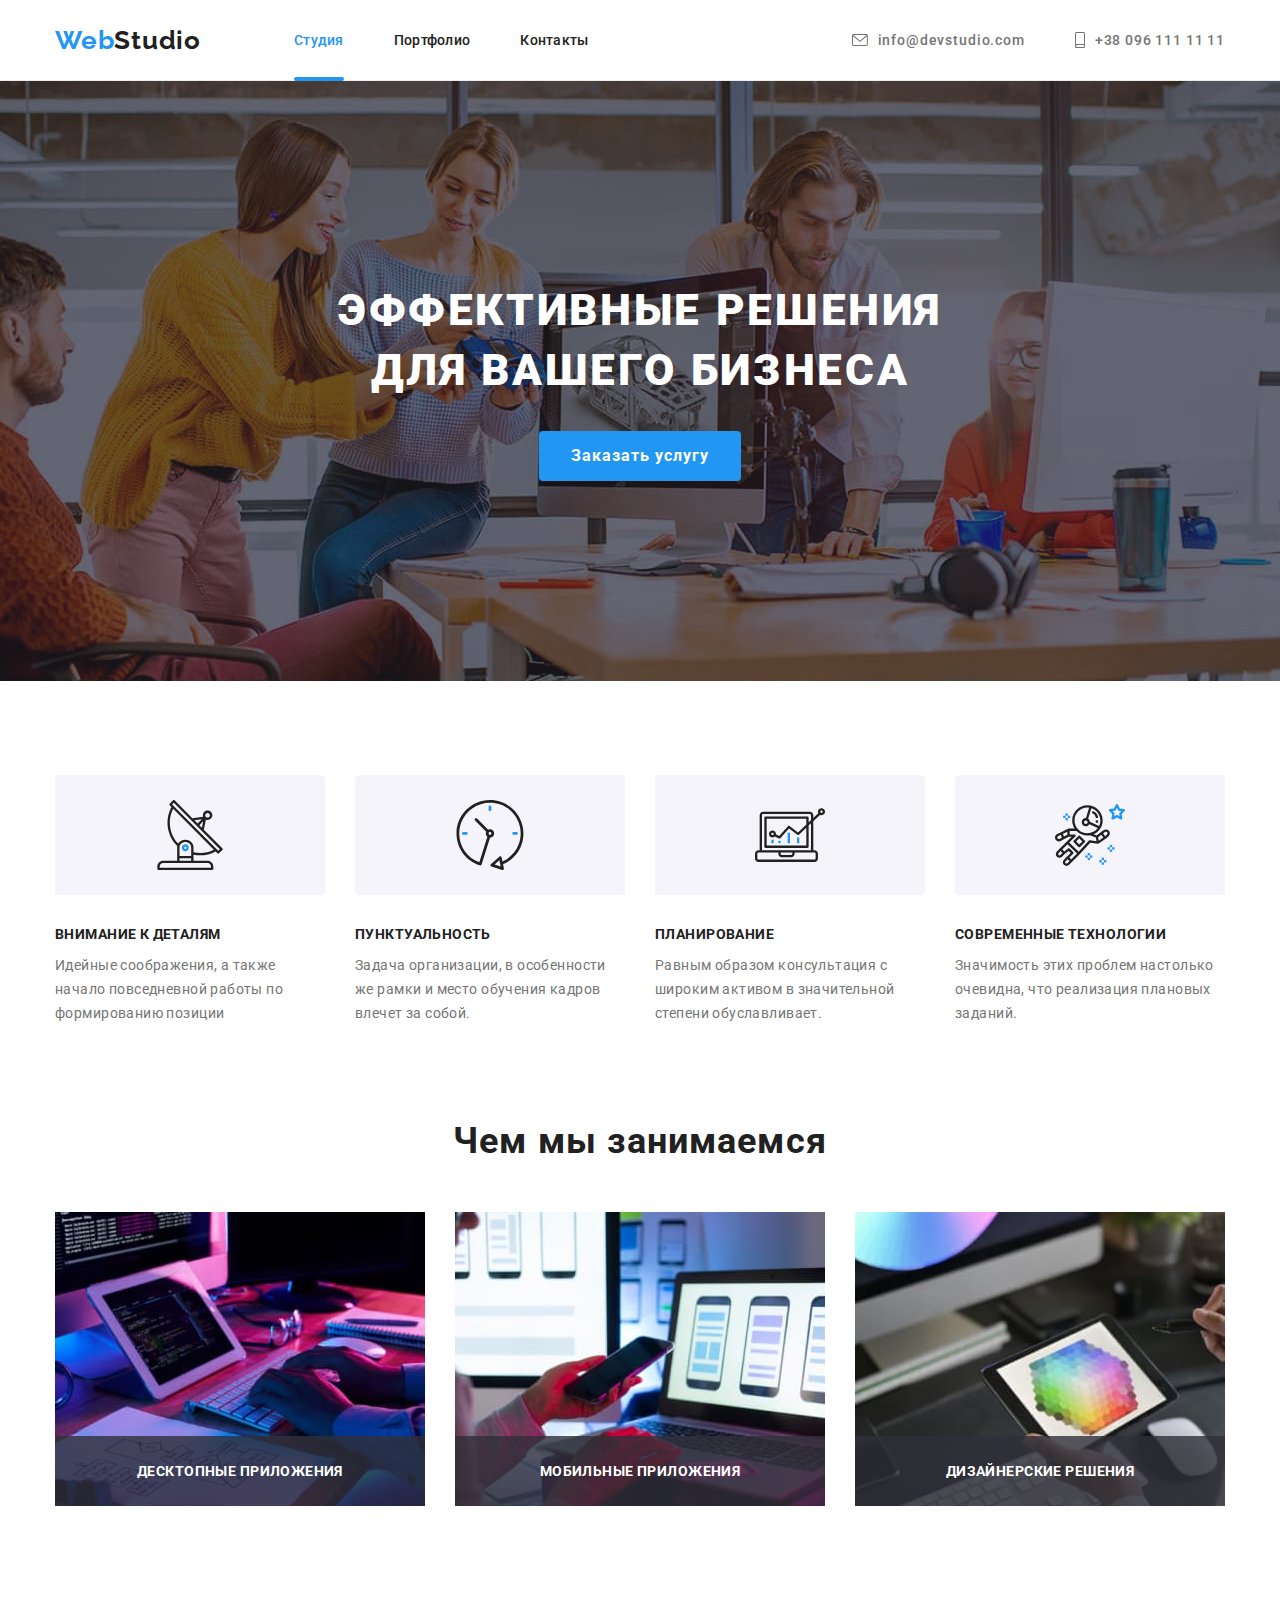
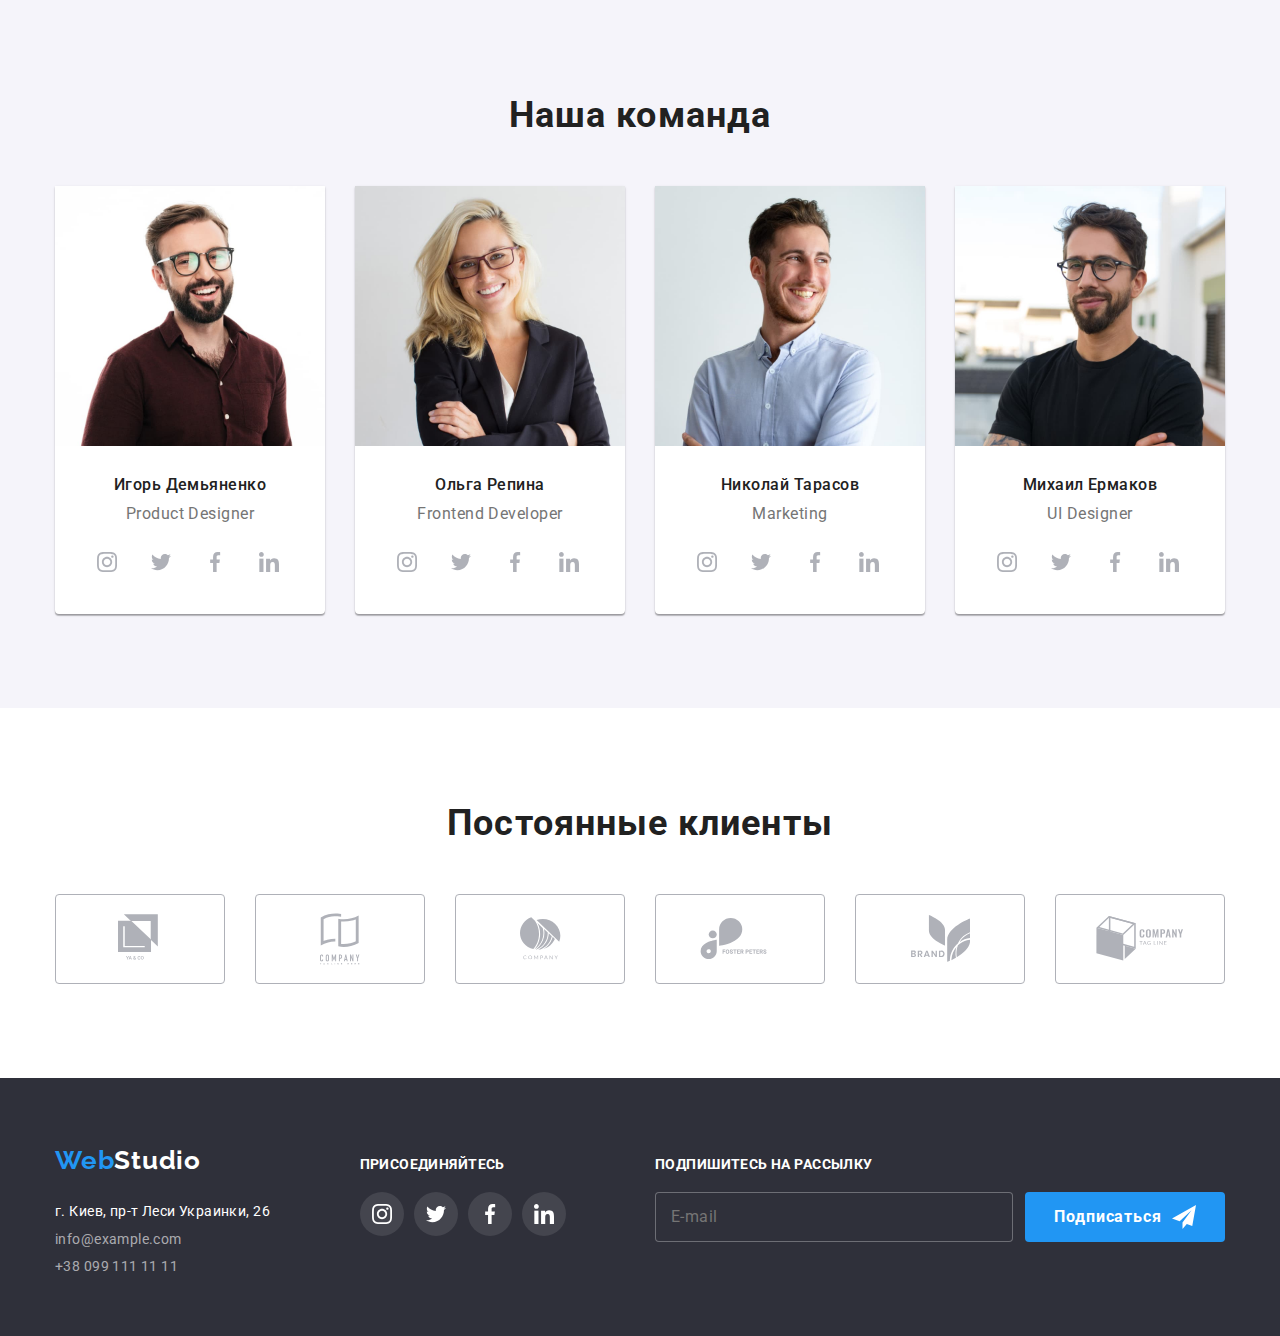
<file: index.html>
<!DOCTYPE html>
<html lang="ru">
<head>
    <meta charset="UTF-8">
    <meta name="viewport" content="width=device-width, initial-scale=1.0">
    <title>Студия</title>
    <link rel="stylesheet" href="./css/modern-normalize.css">
    <link rel="stylesheet" href="./css/styles.css">
    <link rel="preconnect" href="https://fonts.gstatic.com">
    <link href="https://fonts.googleapis.com/css2?family=Raleway:wght@700&family=Roboto:wght@400;500;700;900&display=swap"
        rel="stylesheet">
</head>
<body>
    <!--Шапка сайта-->
    <header class="page-header">
        <div class="container">
            
        <nav class="nav">
            <a class="logo" href=""><span class="accent">Web</span>Studio</a>
            
            <ul class="site-nav">
                <li><a class="current" href="./index.html">Студия</a></li>
                <li><a href="./portfolio.html">Портфолио</a></li>
                <li><a href="">Контакты</a></li>
            </ul>
        </nav>
            
            <ul class="contact-info">
                <li> 
                    <a href="mailto:info@devstudio.com">
                        <svg class="contact-icon" width="16" height="12">
                            <use href="./imeges/symbol-defs.svg#mail"></use>
                        </svg>info@devstudio.com</a> 
                </li>

                <li> 
                    <a href="tel:+380961111111">
                        <svg class="contact-icon" width="10" height="16">
                            <use href="./imeges/symbol-defs.svg#tel"></use>
                        </svg>+38 096 111 11 11</a> 
                </li>
            </ul>

        </div>
            
    </header>
        
<main>
    <!--Герой-->
    <section class="hero">

        <div class="container">
            <h1>Эффективные решения для вашего бизнеса</h1>
            <button data-modal-open>Заказать услугу</button>
        </div>
        
    </section>
        
    <!--Наши преимущества-->
    <section class="advant">
        <!-- <h2>Наши преимущества</h2> -->
        <div class="container">
            <ul>
                <li>
                    <div class="advant-icon">
                        <svg width="70" height="70">
                            <use href="./imeges/symbol-defs.svg#antenna"></use>
                        </svg>
                    </div>
                    <h3>Внимание к деталям</h3>
                    <p>Идейные соображения, а также начало повседневной работы по формированию позиции</p>
                </li>
            
                <li>
                    <div class="advant-icon">
                        <svg width="70" height="70">
                            <use href="./imeges/symbol-defs.svg#clock"></use>
                        </svg>
                    </div>
                    <h3>Пунктуальность</h3>
                    <P>Задача организации, в особенности же рамки и место обучения кадров влечет за собой.</P>
                </li>
            
                <li>
                    <div class="advant-icon">
                        <svg width="70" height="70">
                            <use href="./imeges/symbol-defs.svg#diagram"></use>
                        </svg>
                    </div>
                    <h3>Планирование</h3>
                    <P>Равным образом консультация с широким активом в значительной степени обуславливает.</P>
                </li>
            
                <li>
                    <div class="advant-icon">
                        <svg width="70" height="70">
                            <use href="./imeges/symbol-defs.svg#astronaut"></use>
                        </svg>
                    </div>
                    <h3>Современные технологии</h3>
                    <p>Значимость этих проблем настолько очевидна, что реализация плановых заданий.</p>
                </li>
            </ul>
        </div>
                
    </section>

    <!--Чем мы занимаемся-->
    <section class="working">
        <div class="container">
            <h2>Чем мы занимаемся</h2>
            
            <ul>
                <li>
                    <img src="./imeges/write-code.jpg" alt="Набираем код" width="370">
                    <p class="work-text">Десктопные приложения</p>
                </li>
            
                <li>
                    <img src="./imeges/device-synchron.jpg" alt="Синхронизируем данные с разными устройствами" width="370">
                    <p class="work-text">Мобильные приложения</p>
                </li>
            
                <li>
                    <img src="./imeges/color-matching.jpg" alt="Подбираем цвета" width="370">
                    <p class="work-text">Дизайнерские решения</p>
                </li>
            </ul>
        </div>        
    </section>
    
    <!--Наша команда-->
    <section class="team">
        <div class="container">

            <h2>Наша команда</h2>
            
            <ul class="comand">
            
                <li class="team-tumb">
                    <img src="./imeges/demyanenko.jpg" alt="Фото Игоря Демьяненко" >
                    
                    <div class="cart-team">
                        <h3>Игорь Демьяненко</h3>
                        <p>Product Designer</p>

                        <ul class="seti-team">
                            <li>
                                <a class="team-link" href="">
                                    <svg class="icon" wigth="20px" height="20px">
                                        <use href="./imeges/symbol-defs.svg#instagram"></use>
                                    </svg>
                                </a>
                            </li>
                            
                            <li>
                                <a class="team-link" href="">
                                    <svg class="icon" wigth="20px" height="20px">
                                        <use href="./imeges/symbol-defs.svg#twitter"></use>
                                    </svg>
                                </a>
                            </li>

                            <li>
                                <a class="team-link" href="">
                                    <svg class="icon" wigth="20px" height="20px">
                                        <use href="./imeges/symbol-defs.svg#facebook"></use>
                                    </svg>
                                </a>
                            </li>

                            <li>
                                <a class="team-link" href="">
                                    <svg class="icon" wigth="20px" height="20px">
                                        <use href="./imeges/symbol-defs.svg#linkedin"></use>
                                    </svg>
                                </a>
                            </li>

                        </ul>
                    </div>                
                </li>
            
                <li class="team-tumb">
                    <img src="./imeges/repina.jpg" alt="Фото Ольги Репиной">
                    
                    <div class="cart-team">
                        <h3>Ольга Репина</h3>
                        <p>Frontend Developer</p>

                        <ul class="seti-team">
                            <li>
                                <a class="team-link" href="">
                                    <svg class="icon" wigth="20px" height="20px">
                                        <use href="./imeges/symbol-defs.svg#instagram"></use>
                                    </svg>
                                </a>
                            </li>
                        
                            <li>
                                <a class="team-link" href="">
                                    <svg class="icon" wigth="20px" height="20px">
                                        <use href="./imeges/symbol-defs.svg#twitter"></use>
                                    </svg>
                                </a>
                            </li>
                        
                            <li>
                                <a class="team-link" href="">
                                    <svg class="icon" wigth="20px" height="20px">
                                        <use href="./imeges/symbol-defs.svg#facebook"></use>
                                    </svg>
                                </a>
                            </li>
                        
                            <li>
                                <a class="team-link" href="">
                                    <svg class="icon" wigth="20px" height="20px">
                                        <use href="./imeges/symbol-defs.svg#linkedin"></use>
                                    </svg>
                                </a>
                            </li>
                        
                        </ul>
                    </div>
                </li>
            
                <li class="team-tumb">
                    <img src="./imeges/tarasov.jpg" alt="Фото Николая Тарасова">
                    
                    <div class="cart-team">
                        <h3>Николай Тарасов</h3>
                        <p>Marketing</p>

                        <ul class="seti-team">
                            <li>
                                <a class="team-link" href="">
                                    <svg class="icon" wigth="20px" height="20px">
                                        <use href="./imeges/symbol-defs.svg#instagram"></use>
                                    </svg>
                                </a>
                            </li>
                        
                            <li>
                                <a class="team-link" href="">
                                    <svg class="icon" wigth="20px" height="20px">
                                        <use href="./imeges/symbol-defs.svg#twitter"></use>
                                    </svg>
                                </a>
                            </li>
                        
                            <li>
                                <a class="team-link" href="">
                                    <svg class="icon" wigth="20px" height="20px">
                                        <use href="./imeges/symbol-defs.svg#facebook"></use>
                                    </svg>
                                </a>
                            </li>
                        
                            <li>
                                <a class="team-link" href="">
                                    <svg class="icon" wigth="20px" height="20px">
                                        <use href="./imeges/symbol-defs.svg#linkedin"></use>
                                    </svg>
                                </a>
                            </li>
                        
                        </ul>
                    </div>
                </li>
            
                <li class="team-tumb">
                    <img src="./imeges/ermakov.jpg" alt="Фото Михаила Ермакова">
                    
                    <div class="cart-team">
                        <h3>Михаил Ермаков</h3>
                        <p>UI Designer</p>

                        <ul class="seti-team">
                            <li>
                                <a class="team-link" href="">
                                    <svg class="icon" wigth="20px" height="20px">
                                        <use href="./imeges/symbol-defs.svg#instagram"></use>
                                    </svg>
                                </a>
                            </li>
                        
                            <li>
                                <a class="team-link" href="">
                                    <svg class="icon" wigth="20px" height="20px">
                                        <use href="./imeges/symbol-defs.svg#twitter"></use>
                                    </svg>
                                </a>
                            </li>
                        
                            <li>
                                <a class="team-link" href="">
                                    <svg class="icon" wigth="20px" height="20px">
                                        <use href="./imeges/symbol-defs.svg#facebook"></use>
                                    </svg>
                                </a>
                            </li>
                        
                            <li>
                                <a class="team-link" href="">
                                    <svg class="icon" wigth="20px" height="20px">
                                        <use href="./imeges/symbol-defs.svg#linkedin"></use>
                                    </svg>
                                </a>
                            </li>
                        
                        </ul>
                    </div>
                </li>
            
            </ul>

        </div>                
    </section>

    <!-- Секция Наши постаянные клиенты -->
    <section class="clients">
        <div class="container">
            <h2>Постоянные клиенты</h2>
            <ul class="client-icon">
                <li>
                    <a class="client-link" href="">
                        <svg width="44" height="49">
                            <use href="./imeges/symbol-defs.svg#logo-1"></use>
                        </svg>
                    </a>
                </li>
                
                <li>
                    <a class="client-link" href="">
                        <svg width="40" height="52">
                            <use href="./imeges/symbol-defs.svg#logo-2"></use>
                        </svg>
                    </a>
                </li>

                <li>
                    <a class="client-link" href="">
                        <svg width="41" height="43">
                            <use href="./imeges/symbol-defs.svg#logo-3"></use>
                        </svg>
                    </a>
                </li>

                <li>
                    <a class="client-link" href="">
                        <svg width="80" height="42">
                            <use href="./imeges/symbol-defs.svg#logo-4"></use>
                        </svg>
                    </a>
                </li>

                <li>
                    <a class="client-link" href="">
                        <svg width="59" height="47">
                            <use href="./imeges/symbol-defs.svg#logo-5"></use>
                        </svg>
                    </a>
                </li>

                <li>
                    <a class="client-link" href="">
                        <svg width="88" height="45">
                            <use href="./imeges/symbol-defs.svg#logo-6"></use>
                        </svg>
                    </a>
                </li>

            </ul>
        </div>
    </section>
  </main>
    
    <!--Футер-->
    <footer class="footer">
        <div class="container">
    
            <div class="footer-contacts">
                <a class="logo" href=""><span class="accent">Web</span>Studio</a>
    
                <address class="contacts">
                    <ul class="contacts-info">
                        <li class="location"><a>г. Киев, пр-т Леси Украинки, 26</a></li>
                        <li class="mail-tel"><a class="mail" href="meilto:info@example.com">info@example.com</a></li>
                        <li class="mail-tel"><a class="tel" href="tel:+380991111111">+38 099 111 11 11</a></li>
                    </ul>
    
                </address>
            </div>
    
            <div class="footer-seti">
                <p>Присоединяйтесь</p>
    
                <ul>
                    <li>
                        <a class="seti-link" href="">
                            <svg class="icon" wigth="20px" height="20px">
                                <use href="./imeges/symbol-defs.svg#instagram"></use>
                            </svg>
                        </a>
                    </li>
    
                    <li>
                        <a class="seti-link" href="">
                            <svg class="icon" wigth="20px" height="20px">
                                <use href="./imeges/symbol-defs.svg#twitter"></use>
                            </svg>
                        </a>
                    </li>
    
                    <li>
                        <a class="seti-link" href="">
                            <svg class="icon" wigth="20px" height="20px">
                                <use href="./imeges/symbol-defs.svg#facebook"></use>
                            </svg>
                        </a>
                    </li>
    
                    <li>
                        <a class="seti-link" href="">
                            <svg class="icon" wigth="20px" height="20px">
                                <use href="./imeges/symbol-defs.svg#linkedin"></use>
                            </svg>
                        </a>
                    </li>
                </ul>
            </div>
    
            <div class="subscribe">
                <p class="subscribe-text">Подпишитесь на рассылку</p>
    
                <form class="subscribe-form">
                    <input type="email" name="studia" id="my-mail" placeholder="E-mail">
    
                    <button type="submit" class="btn-subscribe">
                        Подписаться
                        <svg class="subscribe-btn-icon">
                            <use href="./imeges/symbol-defs.svg#telega"></use>
                        </svg>
                    </button>
    
                </form>
            </div>
    
        </div>
    
    </footer>

    <div class="backdrop is-hidden" data-modal>
        <div class="modal">
            <button class="btn-close">
                <svg data-modal-close class="modal-icon-close" wigth="18px" height="18px">
                    <use href="./imeges/symbol-defs.svg#close-modal"></use>
                </svg>
            </button>

            <form class="form">                
                <p class="field-header">Оставьте свои данные, мы вам перезвоним</p>
                <div class="form-group">
                    <label for="my-name">Имя</label>
                    <div class="form-tumb">
                        <input type="text" name="studia" id="my-name">
                        <svg class="modal-icon" wigth="12px" height="12px">
                            <use href="./imeges/symbol-defs.svg#modal-name"></use>
                        </svg>
                    </div>
                </div>
    
                <div class="form-group">
                    <label for="my-tel">Телефон</label>
                    <div class="form-tumb">
                        <input type="tel" name="studia" id="my-tel">
                        <svg class="modal-icon" wigth="13px" height="13px">
                            <use href="./imeges/symbol-defs.svg#modal-tel"></use>
                        </svg>
                    </div>
                </div>
    
                <div class="form-group">
                    <label for="my-email">Почта</label>
                    <div class="form-tumb">
                        <input type="email" name="studia" id="my-email">
                        <svg class="modal-icon" wigth="15px" height="12px">
                            <use href="./imeges/symbol-defs.svg#modal-mail"></use>
                        </svg>
                    </div>
                </div>
    
                <div class="form-group">
                    <label for="my-comment">Комментарий</label>
                    <textarea name="studia" id="my-comment" rows="10" placeholder="Введите текст"></textarea>
                </div>
    
                <div class="form-group-police">
                    <label class="check-label" for="contract">
                        <input class="check-input" type="checkbox" name="studia" id="contract">
    
                        <svg class="check-icon" width="16" height="15">
                            <use href="./imeges/symbol-defs.svg#icon-check"></use>
                        </svg>
    
                        Соглашаюсь с рассылкой и принимаю <a href="" class="police-link">Условия договора</a>
                    </label>
                </div>
    
                <button type="submit" class="btn-send">Отправить</button>
            </form>
        </div>
    </div>

    <script src="./js/modal.js"></script>
    </body>
</html>
</file>
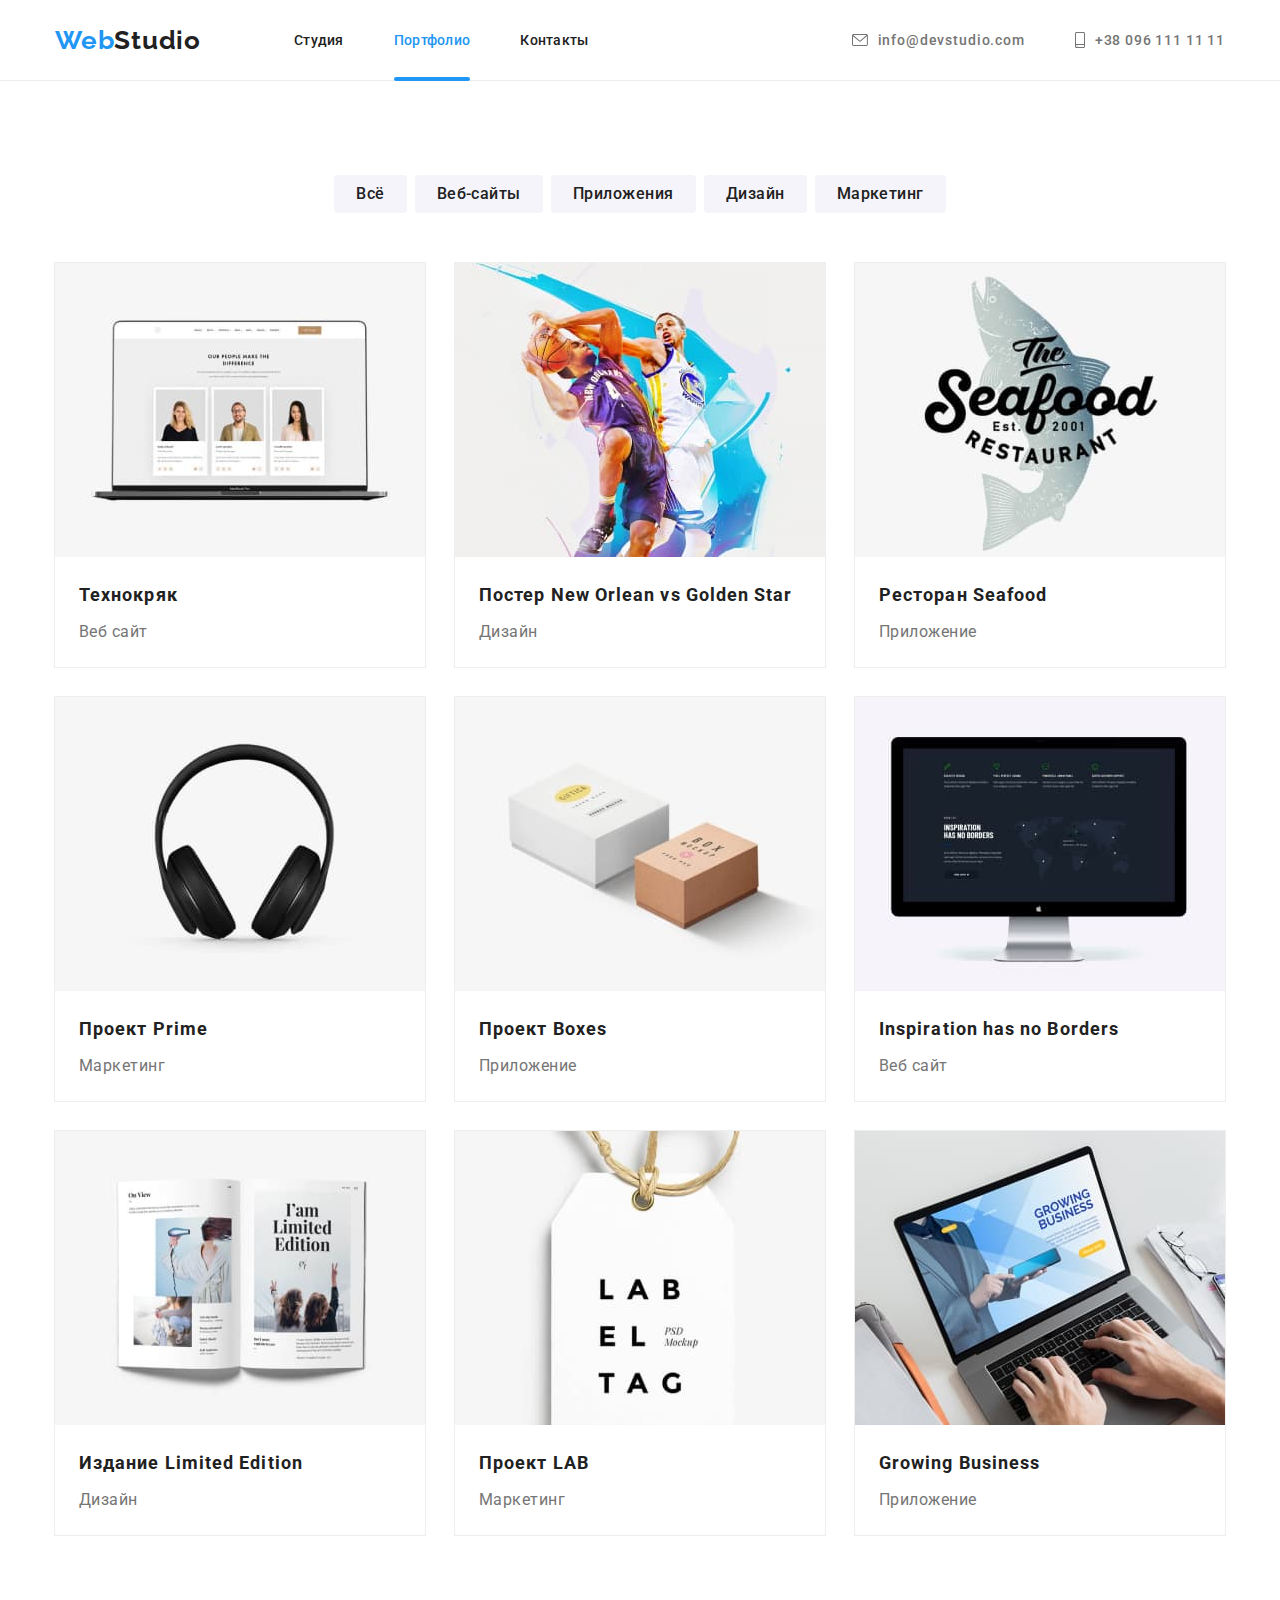
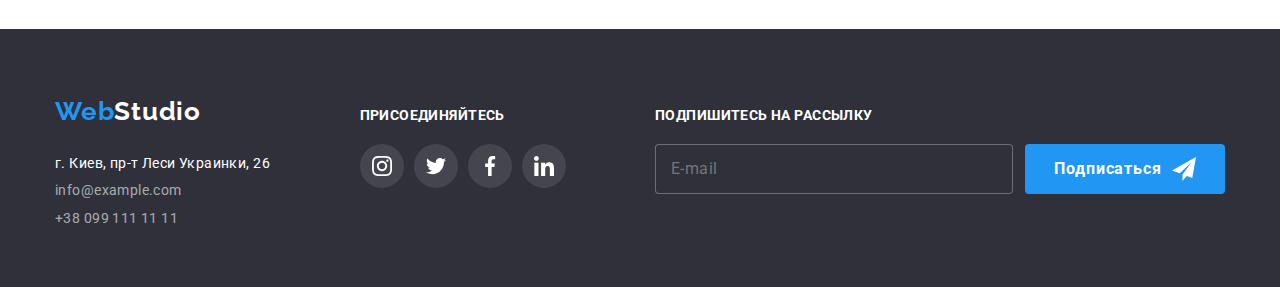
<file: portfolio.html>
<!DOCTYPE html>
<html lang="en">
<head>
    <meta charset="UTF-8">
    <meta http-equiv="X-UA-Compatible" content="IE=edge">
    <meta name="viewport" content="width=device-width, initial-scale=1.0">
    <title>Портфолио</title>
    <link rel="stylesheet" href="./css/modern-normalize.css">
    <link rel="stylesheet" href="./css/styles.css">
    <link rel="preconnect" href="https://fonts.gstatic.com">
    <link href="https://fonts.googleapis.com/css2?family=Raleway:wght@700&family=Roboto:wght@400;500;700;900&display=swap"
        rel="stylesheet">
</head>
<body>
    <!--Шапка сайта-->
    <header class="page-header">
        <div class="container">
        
            <nav class="nav">
                <a class="logo" href=""><span class="accent">Web</span>Studio</a>
        
                <ul class="site-nav">
                    <li><a href="./index.html">Студия</a></li>
                    <li><a class="current" href="./portfolio.html">Портфолио</a></li>
                    <li><a href="">Контакты</a></li>
                </ul>
            </nav>
        
            <ul class="contact-info">
                <li>
                    <a href="mailto:info@devstudio.com">
                        <svg class="contact-icon" width="16" height="12">
                            <use href="./imeges/symbol-defs.svg#mail"></use>
                        </svg>info@devstudio.com</a>
                </li>
        
                <li>
                    <a href="tel:+380961111111">
                        <svg class="contact-icon" width="10" height="16">
                            <use href="./imeges/symbol-defs.svg#tel"></use>
                        </svg>+38 096 111 11 11</a>
                </li>
            </ul>
        
        </div>
    
    </header>
    
    <main>
        <section class="portfolio">
            <!-- <h1> Портфолио работ </h1> -->
            <div class="container">
                <ul class="nav-examples">
                    <li> <button>Всё</button> </li>
                    <li> <button>Веб-сайты</button> </li>
                    <li> <button>Приложения</button> </li>
                    <li> <button>Дизайн</button> </li>
                    <li> <button>Маркетинг</button> </li>
                </ul>
            
                <ul class="examples">
                    <li>
                        <a class="examples-link" href="">
                            <div class="imeg-tumb">
                                <img src="./imeges/technocruck.jpg" alt="ноутбук с открытыми веб-сайтом">
                                <div class="examples-tumb-text">
                                    <p>Технокряк это современная площадка распространения коронавируса. Компании используют эту платформу для цифрового
                                    шпионажа и атак на защищённые сервера конкурентов.</p>
                                </div>
                            </div>
                            <div class="examples-text">
                                <h2> Технокряк </h2>
                                <p> Веб сайт </p>
                            </div>
                        </a>
                    </li>
            
                    <li>
                        <a class="examples-link" href="">
                            <div class="imeg-tumb">
                                <img src="./imeges/basketball.jpg" alt="игра в баскетбол">
                                <div class="examples-tumb-text">
                                    <p>Технокряк это современная площадка распространения коронавируса. Компании используют эту платформу для цифрового
                                        шпионажа и атак на защищённые сервера конкурентов.</p>
                                </div>
                            </div>
                            <div class="examples-text">
                                <h2> Постер New Orlean vs Golden Star </h2>
                                <p> Дизайн </p>
                            </div>
                        </a>
                    </li>
            
                    <li>
                        <a class="examples-link" href="">
                            <div class="imeg-tumb">
                                <img src="./imeges/fish.jpg" alt="эмблема ресторана seafood с рыбой">
                                <div class="examples-tumb-text">
                                    <p>Технокряк это современная площадка распространения коронавируса. Компании используют эту платформу для цифрового
                                        шпионажа и атак на защищённые сервера конкурентов.</p>
                                </div>
                            </div>
                            <div class="examples-text">
                                <h2> Ресторан Seafood </h2>
                                <p> Приложение </p>
                            </div>
                        </a>
                    </li>
            
                    <li>
                        <a class="examples-link" href="">
                            <div class="imeg-tumb">
                                <img src="./imeges/headphones.jpg" alt="фото наушников">
                                <div class="examples-tumb-text">
                                    <p>Технокряк это современная площадка распространения коронавируса. Компании используют эту платформу для цифрового
                                        шпионажа и атак на защищённые сервера конкурентов.</p>
                                </div>
                            </div>
                            <div class="examples-text">
                                <h2> Проект Prime </h2>
                                <p> Маркетинг </p>
                            </div>
                        </a>
                    </li>
            
                    <li>
                        <a class="examples-link" href="">
                            <div class="imeg-tumb">
                                <img src="./imeges/boxed.jpg" alt="коробочки">
                                <div class="examples-tumb-text">
                                    <p>Технокряк это современная площадка распространения коронавируса. Компании используют эту платформу для цифрового
                                        шпионажа и атак на защищённые сервера конкурентов.</p>
                                </div>
                            </div>
                            <div class="examples-text">
                                <h2> Проект Boxes </h2>
                                <p> Приложение </p>
                            </div>
                        </a>
                    </li>
            
                    <li>
                        <a class="examples-link" href="">
                            <div class="imeg-tumb">
                                <img src="./imeges/minitor-borders.jpg" alt="монитор с открытым веб-сайтом">
                                <div class="examples-tumb-text">
                                    <p>Технокряк это современная площадка распространения коронавируса. Компании используют эту платформу для цифрового
                                        шпионажа и атак на защищённые сервера конкурентов.</p>
                                </div>
                            </div>
                            <div class="examples-text">
                                <h2> Inspiration has no Borders </h2>
                                <p> Веб сайт </p>
                            </div>
                        </a>
                    </li>
            
                    <li>
                        <a class="examples-link" href="">
                            <div class="imeg-tumb">
                                <img src="./imeges/book.jpg" alt="открытая книга">
                                <div class="examples-tumb-text">
                                    <p>Технокряк это современная площадка распространения коронавируса. Компании используют эту платформу для цифрового
                                        шпионажа и атак на защищённые сервера конкурентов.</p>
                                </div>
                            </div>
                            <div class="examples-text">
                                <h2> Издание Limited Edition </h2>
                                <p> Дизайн </p>
                            </div>
                        </a>
                    </li>
            
                    <li>
                        <a class="examples-link" href="">
                            <div class="imeg-tumb">
                                <img src="./imeges/lab-project.jpg" alt="проект лаб">
                                <div class="examples-tumb-text">
                                    <p>Технокряк это современная площадка распространения коронавируса. Компании используют эту платформу для цифрового
                                        шпионажа и атак на защищённые сервера конкурентов.</p>
                                </div>
                            </div>
                            <div class="examples-text">
                                <h2> Проект LAB </h2>
                                <p> Маркетинг </p>
                            </div>
                        </a>
                    </li>
            
                    <li>
                        <a class="examples-link" href="">
                            <div class="imeg-tumb">
                                <img src="./imeges/notebook.jpg" alt="открытый веб-сайт на ноутбуке">
                                <div class="examples-tumb-text">
                                    <p>Технокряк это современная площадка распространения коронавируса. Компании используют эту платформу для цифрового
                                        шпионажа и атак на защищённые сервера конкурентов.</p>
                                </div>
                            </div>
                            <div class="examples-text">
                                <h2> Growing Business </h2>
                                <p> Приложение </p>
                            </div>
                        </a>
                    </li>
                    
                </ul>
            </div>
        </section>
        
    </main>
    
    <!--Футер-->
    <footer class="footer">
        <div class="container">
    
            <div class="footer-contacts">
                <a class="logo" href=""><span class="accent">Web</span>Studio</a>
    
                <address class="contacts">
                    <ul class="contacts-info">
                        <li class="location"><a>г. Киев, пр-т Леси Украинки, 26</a></li>
                        <li class="mail-tel"><a class="mail" href="meilto:info@example.com">info@example.com</a></li>
                        <li class="mail-tel"><a class="tel" href="tel:+380991111111">+38 099 111 11 11</a></li>
                    </ul>
    
                </address>
            </div>
    
            <div class="footer-seti">
                <p>Присоединяйтесь</p>
    
                <ul>
                    <li>
                        <a class="seti-link" href="">
                            <svg class="icon" wigth="20px" height="20px">
                                <use href="./imeges/symbol-defs.svg#instagram"></use>
                            </svg>
                        </a>
                    </li>
    
                    <li>
                        <a class="seti-link" href="">
                            <svg class="icon" wigth="20px" height="20px">
                                <use href="./imeges/symbol-defs.svg#twitter"></use>
                            </svg>
                        </a>
                    </li>
    
                    <li>
                        <a class="seti-link" href="">
                            <svg class="icon" wigth="20px" height="20px">
                                <use href="./imeges/symbol-defs.svg#facebook"></use>
                            </svg>
                        </a>
                    </li>
    
                    <li>
                        <a class="seti-link" href="">
                            <svg class="icon" wigth="20px" height="20px">
                                <use href="./imeges/symbol-defs.svg#linkedin"></use>
                            </svg>
                        </a>
                    </li>
                </ul>
            </div>
    
            <div class="subscribe">
                <p class="subscribe-text">Подпишитесь на рассылку</p>
    
                <form class="subscribe-form">
                    <input type="email" name="studia" id="my-mail" placeholder="E-mail">
    
                    <button type="submit" class="btn-subscribe">
                        Подписаться
                        <svg class="subscribe-btn-icon">
                            <use href="./imeges/symbol-defs.svg#telega"></use>
                        </svg>
                    </button>
    
                </form>
            </div>
    
        </div>
    
    </footer>
</body>
</html>
</file>
<file: css/styles.css>
:root {
  --white-text: rgba(255, 255, 255, 1);
  --black-text: rgba(33, 33, 33, 1);
  --blue-text: rgba(33, 150, 243, 1);
  --gray-text: rgba(117, 117, 117, 1);
  --white-text-op60: rgba(255, 255, 255, 0.6);
  --background-color-hero: rgba(47, 48, 58, 1);
  --background-color-teams: rgba(245, 244, 250, 1);
  --icon-client: rgba(175, 177, 184, 1);

  /* 250ms cubic-bezier(0.4, 0, 0.2, 1) */
}
body {
  font-family: 'Roboto', sans-serif;
}

img {
  display: block;
  width: 100%;
}

* {
  box-sizing: border-box;
  margin: 0;
  padding: 0;
}

.container {
  width: 1200px;
  padding: 0 15px;
  margin: 0 auto;
  /* border: 1px solid red; */
}

/* Шапка сайта */
.nav,
.site-nav,
.contact-info {
  display: flex;
  align-items: center;
}
.page-header {
  border-bottom: 1px solid rgba(236, 236, 236, 1);
}
.page-header .container {
  display: flex;
}

.nav .logo {
  margin-right: 93px;
}

.site-nav li {
  display: inline-flex;
  margin-right: 50px;
  position: relative;
}

.site-nav li:last-child {
  margin-right: 0px;
}

.current::after {
  content: '';
  position: absolute;
  border-radius: 2px;
  left: 0;
  bottom: -1px;
  width: 100%;
  height: 4px;
  background-color: var(--blue-text);
}

.contact-info {
  margin-left: auto;
}

.contact-info li:first-child {
  margin-right: 50px;
}
.logo {
  font-family: 'Raleway', sans-serif;
}
.logo {
  color: var(--black-text);
}
.logo .accent {
  color: var(--blue-text);
}

.site-nav a {
  padding: 32px 0;
  color: var(--black-text);
  font-weight: 500;
  font-size: 14px;
  line-height: 1.17;
  letter-spacing: 0.02em;
  transition: color 250ms cubic-bezier(0.4, 0, 0.2, 1);
}

.site-nav a:hover,
.site-nav a:focus {
  color: var(--blue-text);
}
.site-nav .current {
  color: var(--blue-text);
}
.contact-info a {
  color: var(--gray-text);
  font-weight: 500;
  font-size: 14px;
  line-height: 1.36;
  letter-spacing: 0.06em;
  display: flex;
  align-items: center;
  transition: color 250ms cubic-bezier(0.4, 0, 0.2, 1);
}

.contact-info a:hover,
.contact-info a:focus,
.contact-info a:active {
  color: var(--blue-text);
}

.contact-icon {
  margin-right: 10px;
  fill: currentColor;
}

/* Секция героя */
.hero {
  max-width: 1600px;
  margin-left: auto;
  margin-right: auto;
  height: 600px;
  background-image: linear-gradient(
      to right,
      rgba(47, 48, 58, 0.4),
      rgba(47, 48, 58, 0.4)
    ),
    url(../imeges/hero.jpg);
  background-position: center;
  background-size: cover;
}

.hero .container {
  padding: 200px 0;
}

.hero h1 {
  color: var(--white-text);
  text-transform: uppercase;
  text-align: center;
  font-weight: 900;
  font-size: 44px;
  line-height: 1.36;
  letter-spacing: 0.06em;
  width: 696px;
  margin-left: auto;
  margin-right: auto;
}

.hero button {
  display: flex;
  color: var(--white-text);
  background-color: var(--blue-text);
  font-weight: 700;
  font-size: 16px;
  line-height: 1.88;
  letter-spacing: 0.06em;
  padding: 10px 32px;
  border-radius: 4px;
  margin-top: 30px;
  margin-left: auto;
  margin-right: auto;
}

/* Секция наши преимущества */
.advant .container {
  padding: 94px 15px;
}
.advant ul {
  display: flex;
  justify-content: center;
}
.advant-icon {
  width: 270px;
  height: 120px;
  border-radius: 4px;
  background-color: var(--background-color-teams);
  display: flex;
  justify-content: center;
  align-items: center;
}
.advant li {
  width: 270px;
  margin-left: 30px;
}
.advant ul :first-child {
  margin-left: 0px;
}

.advant h3 {
  color: var(--black-text);
  text-transform: uppercase;
  font-weight: 700;
  font-size: 14px;
  line-height: 1.36;
  letter-spacing: 0.03em;
  margin-top: 30px;
}

.advant p {
  color: var(--gray-text);
  font-weight: 400;
  font-size: 14px;
  line-height: 1.71;
  letter-spacing: 0.03em;
  margin-top: 10px;
}

.advant h2 {
  color: var(--black-text);
  text-align: center;
  font-weight: 700;
  font-size: 36px;
  line-height: 1.17;
  letter-spacing: 0.03em;
}

/* Секция чем занимаемся */
.working .container {
  padding: 0 15px 94px;
}

.working ul {
  display: flex;
  margin: 50px auto 0px;
}

.working ul :first-child {
  margin-left: 0px;
}

.working li {
  margin-left: 30px;
  position: relative;
}

.work-text {
  position: absolute;
  width: 100%;
  bottom: 0;
  padding: 27px 0;
  text-align: center;

  background-color: rgba(47, 48, 58, 0.8);
  color: var(--white-text);
  font-weight: 700;
  font-size: 14px;
  line-height: 1.17;
  letter-spacing: 0.03em;
  text-transform: uppercase;
}

.working h2 {
  color: var(--black-text);
  text-align: center;
  font-weight: 700;
  font-size: 36px;
  line-height: 1.17;
  letter-spacing: 0.03em;
}

/* Секция наша команда */
.team .container {
  padding: 94px 15px;
}
.comand {
  display: flex;
  margin-top: 50px;
}
.team-tumb {
  width: 270px;
  background-color: rgba(255, 255, 255, 1);
  margin-left: 30px;
  border-radius: 0px 0px 4px 4px;
  box-shadow: 0px 1px 3px rgba(0, 0, 0, 0.12), 0px 1px 1px rgba(0, 0, 0, 0.14),
    0px 2px 1px rgba(0, 0, 0, 0.2);
}
.team li:first-child {
  margin-left: 0;
}
.cart-team {
  padding: 30px;
}

.team-link {
  display: flex;
  justify-content: center;
  align-items: center;
  width: 44px;
  height: 44px;
  border-radius: 50%;
  color: var(--icon-client);
  transition: color 250ms cubic-bezier(0.4, 0, 0.2, 1),
    background-color 250ms cubic-bezier(0.4, 0, 0.2, 1);
}
.team-link:hover,
.team-link:focus {
  background-color: var(--blue-text);
  color: var(--white-text);
}
.seti-team {
  display: flex;
  margin-top: 16px;
}
.seti-team li:not(:first-child) {
  margin-left: 10px;
}

.team {
  background-color: var(--background-color-teams);
}

.team h2 {
  color: var(--black-text);
  text-align: center;
  font-weight: 700;
  font-size: 36px;
  line-height: 1.17;
  letter-spacing: 0.03em;
}

.team h3 {
  color: var(--black-text);
  text-align: center;
  font-weight: 500;
  font-size: 16px;
  line-height: 1.17;
  letter-spacing: 0.03em;
}

.team p {
  color: var(--gray-text);
  text-align: center;
  font-weight: 400;
  font-size: 16px;
  line-height: 1.17;
  letter-spacing: 0.03em;
  margin-top: 10px;
}
/* Секция постоянные клиенты */
.clients .container {
  padding-top: 94px;
  padding-bottom: 94px;
}

.clients h2 {
  color: var(--black-text);
  text-align: center;
  font-weight: 700;
  font-size: 36px;
  line-height: 1.17;
  letter-spacing: 0.03em;
}

.client-icon {
  display: flex;
  margin-top: 50px;
}

.client-link {
  width: 170px;
  height: 90px;
  display: flex;
  justify-content: center;
  align-items: center;
  fill: var(--icon-client);
  border: 1px solid var(--icon-client);
  border-radius: 4px;
  transition: fill 250ms cubic-bezier(0.4, 0, 0.2, 1),
    border 250ms cubic-bezier(0.4, 0, 0.2, 1);
}

.client-icon li:not(:first-child) {
  margin-left: 30px;
}

.client-link:hover,
.client-link:focus {
  fill: var(--blue-text);
  border: 1px solid var(--blue-text);
}

/* Футер */
.footer .container {
  padding: 60px 15px;
  display: flex;
  align-items: baseline;
  justify-content: space-between;
}

.footer {
  background-color: var(--background-color-hero);
}

.footer .logo {
  color: var(--white-text);
}
.footer .accent {
  color: var(--blue-text);
}

.contacts {
  margin-top: 20px;
}

.contacts .location {
  color: var(--white-text);
  /* margin-top: 20px; */
}
.contacts .mail,
.contacts .tel {
  color: var(--white-text-op60);
  margin-top: 9px;
}
.contacts a {
  transition: color 250ms cubic-bezier(0.4, 0, 0.2, 1);
}

.contacts a:hover,
.contacts a:focus,
.contacts a:active {
  color: var(--blue-text);
}
.mail-tel {
  margin-top: 9px;
}
.logo {
  font-weight: 700;
  font-size: 26px;
  line-height: 1.71;
  letter-spacing: 0.03em;
}
.contacts a {
  font-weight: 400;
  font-size: 14px;
  line-height: 1.71px;
  letter-spacing: 0.03em;
}

.footer-seti {
  /* margin-left: 70px; */
  justify-content: center;
  align-items: center;
}

.footer-seti p {
  color: var(--white-text);
  text-transform: uppercase;
  font-weight: 700;
  font-size: 14px;
  line-height: 1.17;
  letter-spacing: 0.03em;
}

.footer-seti ul {
  display: flex;
  margin-top: 20px;
}

.footer-seti li:not(:first-child) {
  margin-left: 10px;
}

.seti-link {
  display: inline-block;
  border-radius: 50%;
  color: #ffffff;
  width: 44px;
  height: 44px;
  background-color: rgba(255, 255, 255, 0.1);
  display: flex;
  justify-content: center;
  align-items: center;
  transition: background-color 250ms cubic-bezier(0.4, 0, 0.2, 1);
}

.icon {
  width: 20px;
  height: 20px;
  fill: currentColor;
}

.seti-link:hover,
.seti-link:focus {
  background-color: var(--blue-text);
}

.subscribe-text {
  color: var(--white-text);
  text-transform: uppercase;
  font-weight: 700;
  font-size: 14px;
  line-height: 1.17;
  letter-spacing: 0.03em;
}

.subscribe-form {
  margin-top: 20px;
  display: inline-flex;
}

.subscribe-form input {
  display: inline-flex;
  width: 358px;
  border: 1px solid rgba(255, 255, 255, 0.3);
  border-radius: 4px;
  padding-left: 15px;
  font-weight: 400;
  font-size: 16px;
  line-height: 20px;
  letter-spacing: 0.03em;
  background-color: var(--background-color-hero);
}

.btn-subscribe {
  display: inline-flex;
  justify-content: center;
  align-items: center;
  margin-left: 12px;
  width: 200px;
  height: 50px;
  font-weight: 700;
  font-size: 16px;
  line-height: 1.88;
  letter-spacing: 0.06em;
  color: var(--white-text);
  background-color: var(--blue-text);
  border-radius: 4px;
  cursor: pointer;
}

.subscribe-btn-icon {
  margin-left: 10px;
  width: 24px;
  height: 24px;
}

/* portfolio.html */
.portfolio .container {
  padding-top: 94px;
  padding-bottom: 94px;
}
/* Для конопок */
.nav-examples {
  display: flex;
  justify-content: center;
  margin-bottom: 50px;
}

.nav-examples button {
  text-align: center;
  font-weight: 500;
  font-size: 16px;
  line-height: 1.62;
  letter-spacing: 0.03em;
  color: var(--black-text);
  background-color: var(--background-color-teams);
  padding: 6px 22px;
  border-radius: 4px;

  transition: color 250ms cubic-bezier(0.4, 0, 0.2, 1),
    background-color 250ms cubic-bezier(0.4, 0, 0.2, 1),
    box-shadow 250ms cubic-bezier(0.4, 0, 0.2, 1);
}
.nav-examples li {
  margin-left: 8px;
}
.nav-examples li:first-child {
  margin-left: 0px;
}

.nav-examples button:hover,
.nav-examples button:focus,
.nav-examples button:active {
  color: var(--white-text);
  background-color: var(--blue-text);
  box-shadow: 0px 3px 1px rgba(0, 0, 0, 0.1), 0px 1px 2px rgba(0, 0, 0, 0.08),
    0px 2px 2px rgba(0, 0, 0, 0.12);
  cursor: pointer;
}

/* Для карточек */
.examples {
  display: flex;
  flex-wrap: wrap;
  margin-left: -30px;
  margin-top: -30px;
}

.examples li {
  width: 370px;
  flex-basis: calc(100% / 3 - 30px);
  margin-left: 30px;
  margin-top: 30px;
  box-sizing: border-box;
  outline: 1px solid #eeeeee;
}

.imeg-tumb {
  position: relative;
  overflow: hidden;
}

.examples-tumb-text {
  position: absolute;
  bottom: 0px;
  padding: 63px 24px;
  height: 100%;

  font-weight: 400;
  font-size: 18px;
  line-height: 1.56;
  letter-spacing: 0.03em;
  color: var(--white-text);
  background-color: rgba(33, 150, 243, 0.9);
  transform: translateY(100%);
  transition: transform 250ms cubic-bezier(0.4, 0, 0.2, 1);
}
.examples-link {
  display: block;
  transition: box-shadow 250ms cubic-bezier(0.4, 0, 0.2, 1);
}

.examples-link:hover,
.examples-link:focus {
  box-shadow: 0px 1px 1px rgba(0, 0, 0, 0.12), 0px 4px 4px rgba(0, 0, 0, 0.06),
    1px 4px 6px rgba(0, 0, 0, 0.16);
}

.examples-link:hover .examples-tumb-text,
.examples-link:focus .examples-tumb-text {
  transform: translateY(0);
}

.examples-text {
  padding: 20px 24px;
}
.examples-text p {
  margin-top: 4px;

  color: var(--gray-text);
  font-weight: 400;
  font-size: 16px;
  line-height: 1.88;
  letter-spacing: 0.03em;
}

.examples h2 {
  color: var(--black-text);
  font-weight: 700;
  font-size: 18px;
  line-height: 2;
  letter-spacing: 0.06em;
}

/* Модалка */
.backdrop {
  position: fixed;
  top: 0;
  left: 0;
  width: 100%;
  height: 100%;

  background-color: rgba(0, 0, 0, 0.2);
}

.backdrop.is-hidden {
  opacity: 0;
  pointer-events: none;
}

.modal {
  display: flex;
  position: absolute;
  top: 50%;
  left: 50%;
  transform: translate(-50%, -50%);

  min-width: 528px;
  min-height: 581px;
  padding: 40px;

  background-color: var(--white-text);
}

.btn-close {
  position: absolute;
  right: 8px;
  top: 8px;
  display: flex;
  justify-content: center;
  align-items: center;
  width: 30px;
  height: 30px;
  border-radius: 50%;
  cursor: pointer;
  background-color: var(--white-text);
  border: 1px solid rgba(0, 0, 0, 0.1);
  transition: fill 250ms cubic-bezier(0.4, 0, 0.2, 1);
}

.btn-close:hover,
.btn-close:focus {
  fill: var(--blue-text);
}

.field-header {
  margin-bottom: 12px;

  color: var(--black-text);
  font-weight: 700;
  font-size: 20px;
  line-height: 1.15;
  letter-spacing: 0.03em;
  text-align: center;
}

.form-group {
  display: flex;
  flex-direction: column;
  /* border: 1px solid tomato; */
  margin-bottom: 10px;
}

.form-group:nth-child(6) {
  margin-bottom: 20px;
}

.form-group label {
  margin-bottom: 4px;

  color: var(--gray-text);
  font-weight: 400;
  font-size: 12px;
  line-height: 1.17;
  letter-spacing: 0.01em;
}
.form-tumb {
  position: relative;
}

.modal-icon {
  width: 18px;
  height: 18px;
  position: absolute;
  left: 15px;
  top: 50%;
  transform: translateY(-50%);
  transition: fill 250ms cubic-bezier(0.4, 0, 0.2, 1);
}

.form-group input {
  width: 100%;
  height: 40px;
  padding-left: 42px;
  border-radius: 4px;
  border: 1px solid rgba(33, 33, 33, 0.2);
  outline: none;
  transition: border 250ms cubic-bezier(0.4, 0, 0.2, 1);
}

.form-group input:focus + .modal-icon {
  fill: var(--blue-text);
}

.form-group input:focus {
  border: 1px solid var(--blue-text);
}

textarea {
  width: 100%;
  height: 120px;
  border-radius: 4px;
  border: 1px solid rgba(33, 33, 33, 0.2);
  padding: 12px 16px;
  outline: none;
  resize: none;

  font-weight: 400;
  font-size: 14px;
  line-height: 1.17;
  letter-spacing: 0.01em;
  color: rgba(117, 117, 117, 0.5);
  transition: border 250ms cubic-bezier(0.4, 0, 0.2, 1);
}

textarea:focus {
  border: 1px solid var(--blue-text);
}

/* Check police */

.form-group-police {
  margin-bottom: 30px;
}
.check-icon {
  display: inline-block;
  margin-right: 7px;
  width: 16px;
  height: 15px;
  border: 2px solid var(--black-text);
  border-radius: 4px;
}
.check-label {
  display: flex;
  justify-content: center;
  align-items: center;
}

.check-input {
  appearance: none;
}

.check-input:checked + .check-icon {
  background-color: var(--blue-text);
  border-color: var(--blue-text);
}

.form-group-police {
  text-align: center;
  font-weight: 400;
  font-size: 14px;
  line-height: 1.71;
  letter-spacing: 0.03em;
  color: var(--gray-text);
}

.police-link {
  text-decoration: underline;
  color: var(--blue-text);
}

/* Кнопка отправить */
.btn-send {
  display: block;
  margin-left: auto;
  margin-right: auto;
  padding: 10px 55px;
  font-weight: 700;
  font-size: 16px;
  line-height: 1.88;
  letter-spacing: 0.03em;
  text-align: center;
  color: var(--white-text);
  background-color: var(--blue-text);
  border-radius: 4px;
  box-shadow: 0px 4px 4px rgba(0, 0, 0, 0.15);
  transition: background-color 250ms cubic-bezier(0.4, 0, 0.2, 1);
}

.btn-send:hover,
.btn-send:focus {
  background-color: rgba(24, 140, 232, 1);
  cursor: pointer;
}
</file>
